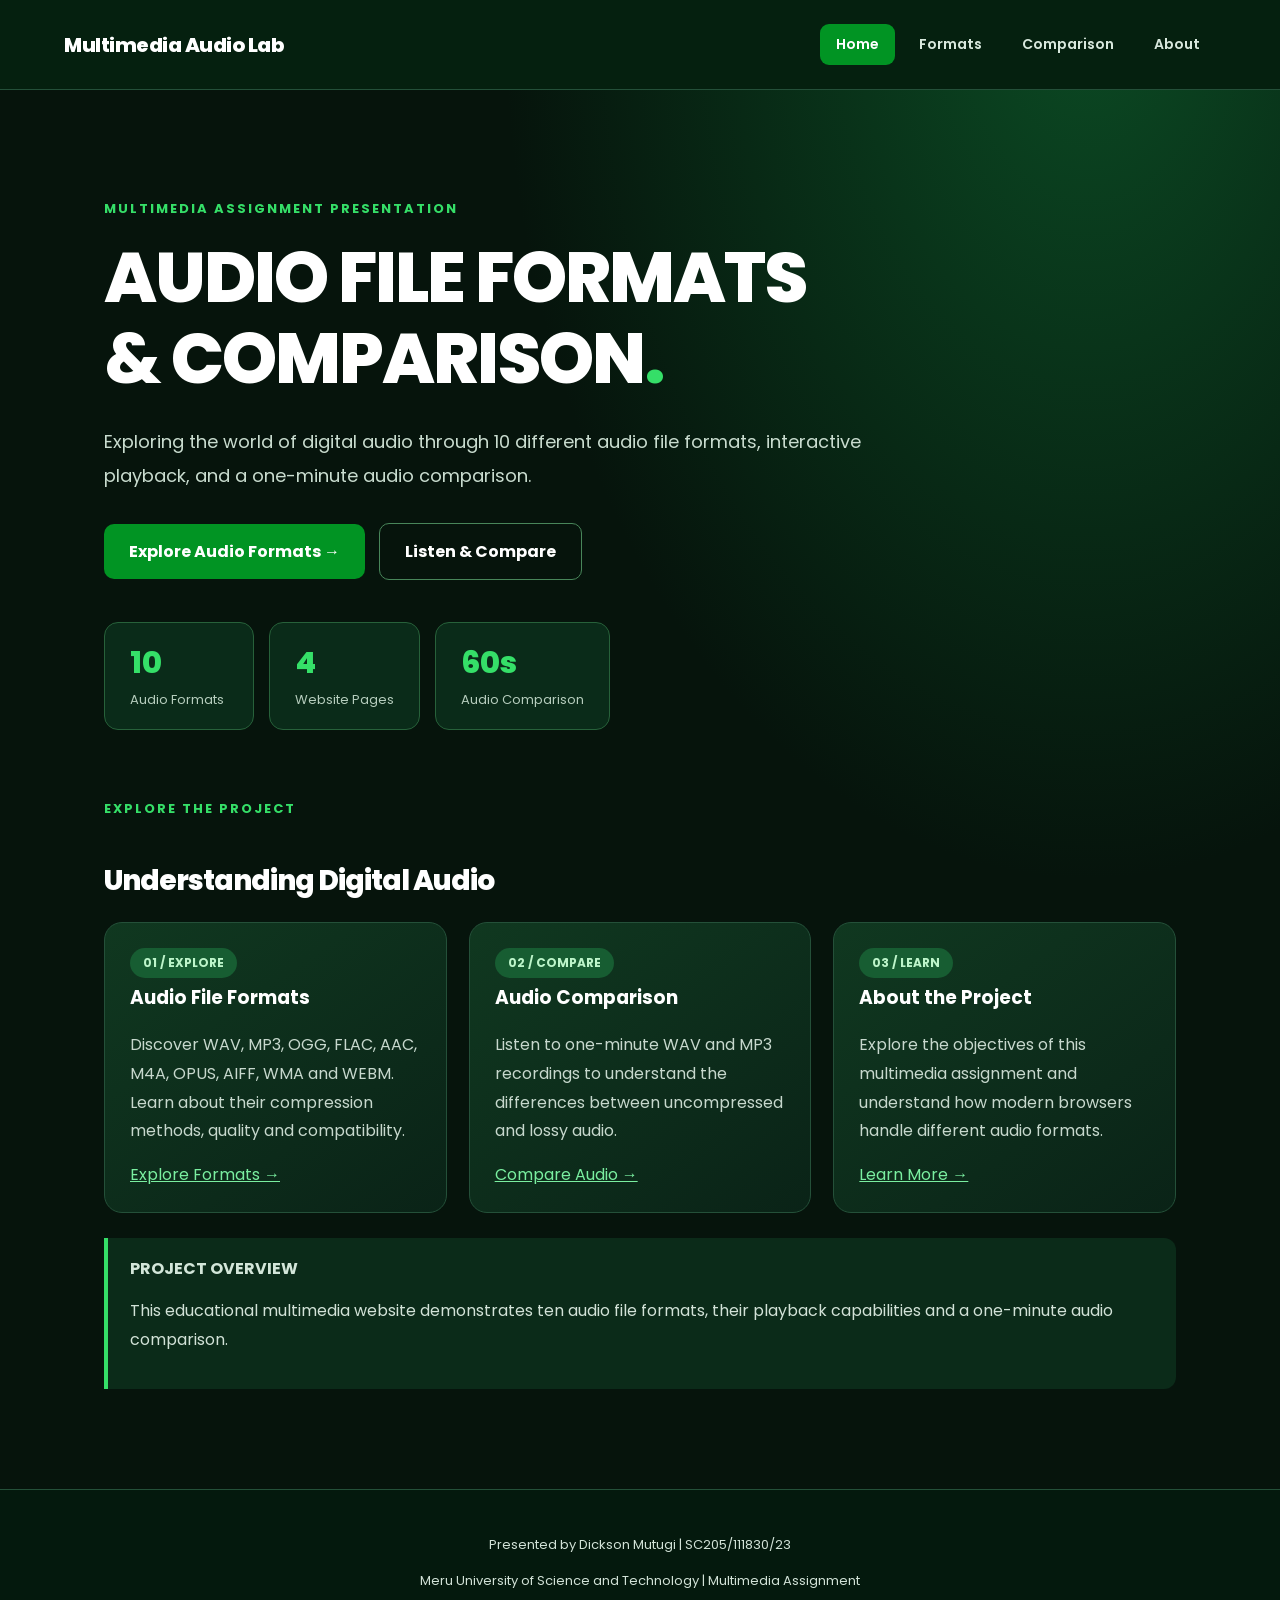
<file: index.html>
<!DOCTYPE html>
<html lang="en">
<head>
  <meta charset="UTF-8">
  <meta name="viewport"
        content="width=device-width, initial-scale=1.0">

  <title>Multimedia Audio Lab | Home</title>

  <link rel="stylesheet" href="style.css">
</head>

<body>

<header>
  <h1>Multimedia Audio Lab</h1>

  <nav aria-label="Main navigation">
    <a href="index.html" aria-current="page">Home</a>
    <a href="formats.html">Formats</a>
    <a href="comparison.html">Comparison</a>
    <a href="about.html">About</a>
  </nav>
</header>

<main>

  <section class="hero">

    <span class="eyebrow">
      MULTIMEDIA ASSIGNMENT PRESENTATION
    </span>

    <h2>
      AUDIO FILE FORMATS
      <br>
      &amp; COMPARISON<span style="color:#35df68">.</span>
    </h2>

    <p class="lead">
      Exploring the world of digital audio through
      10 different audio file formats, interactive
      playback, and a one-minute audio comparison.
    </p>

    <a href="formats.html" class="cta">
      Explore Audio Formats →
    </a>

    <a href="comparison.html" class="cta secondary">
      Listen &amp; Compare
    </a>

    <div class="stats">

      <div class="stat">
        <strong>10</strong>
        <span>Audio Formats</span>
      </div>

      <div class="stat">
        <strong>4</strong>
        <span>Website Pages</span>
      </div>

      <div class="stat">
        <strong>60s</strong>
        <span>Audio Comparison</span>
      </div>

    </div>

  </section>

  <section>

    <span class="eyebrow">
      EXPLORE THE PROJECT
    </span>

    <h2 class="section-heading">
      Understanding Digital Audio
    </h2>

    <div class="grid">

      <article>
        <span class="badge">01 / EXPLORE</span>

        <h3>Audio File Formats</h3>

        <p>
          Discover WAV, MP3, OGG, FLAC, AAC,
          M4A, OPUS, AIFF, WMA and WEBM.
          Learn about their compression methods,
          quality and compatibility.
        </p>

        <a href="formats.html">
          Explore Formats →
        </a>
      </article>

      <article>
        <span class="badge">02 / COMPARE</span>

        <h3>Audio Comparison</h3>

        <p>
          Listen to one-minute WAV and MP3
          recordings to understand the differences
          between uncompressed and lossy audio.
        </p>

        <a href="comparison.html">
          Compare Audio →
        </a>
      </article>

      <article>
        <span class="badge">03 / LEARN</span>

        <h3>About the Project</h3>

        <p>
          Explore the objectives of this multimedia
          assignment and understand how modern
          browsers handle different audio formats.
        </p>

        <a href="about.html">
          Learn More →
        </a>
      </article>

    </div>

  </section>

  <section class="notice">

    <strong>PROJECT OVERVIEW</strong>

    <p>
      This educational multimedia website
      demonstrates ten audio file formats,
      their playback capabilities and a
      one-minute audio comparison.
    </p>

  </section>

</main>

<footer>
  <p>
    Presented by Dickson Mutugi |
    SC205/111830/23
  </p>

  <p>
    Meru University of Science and Technology
    | Multimedia Assignment
  </p>
</footer>

</body>
</html>
</file>
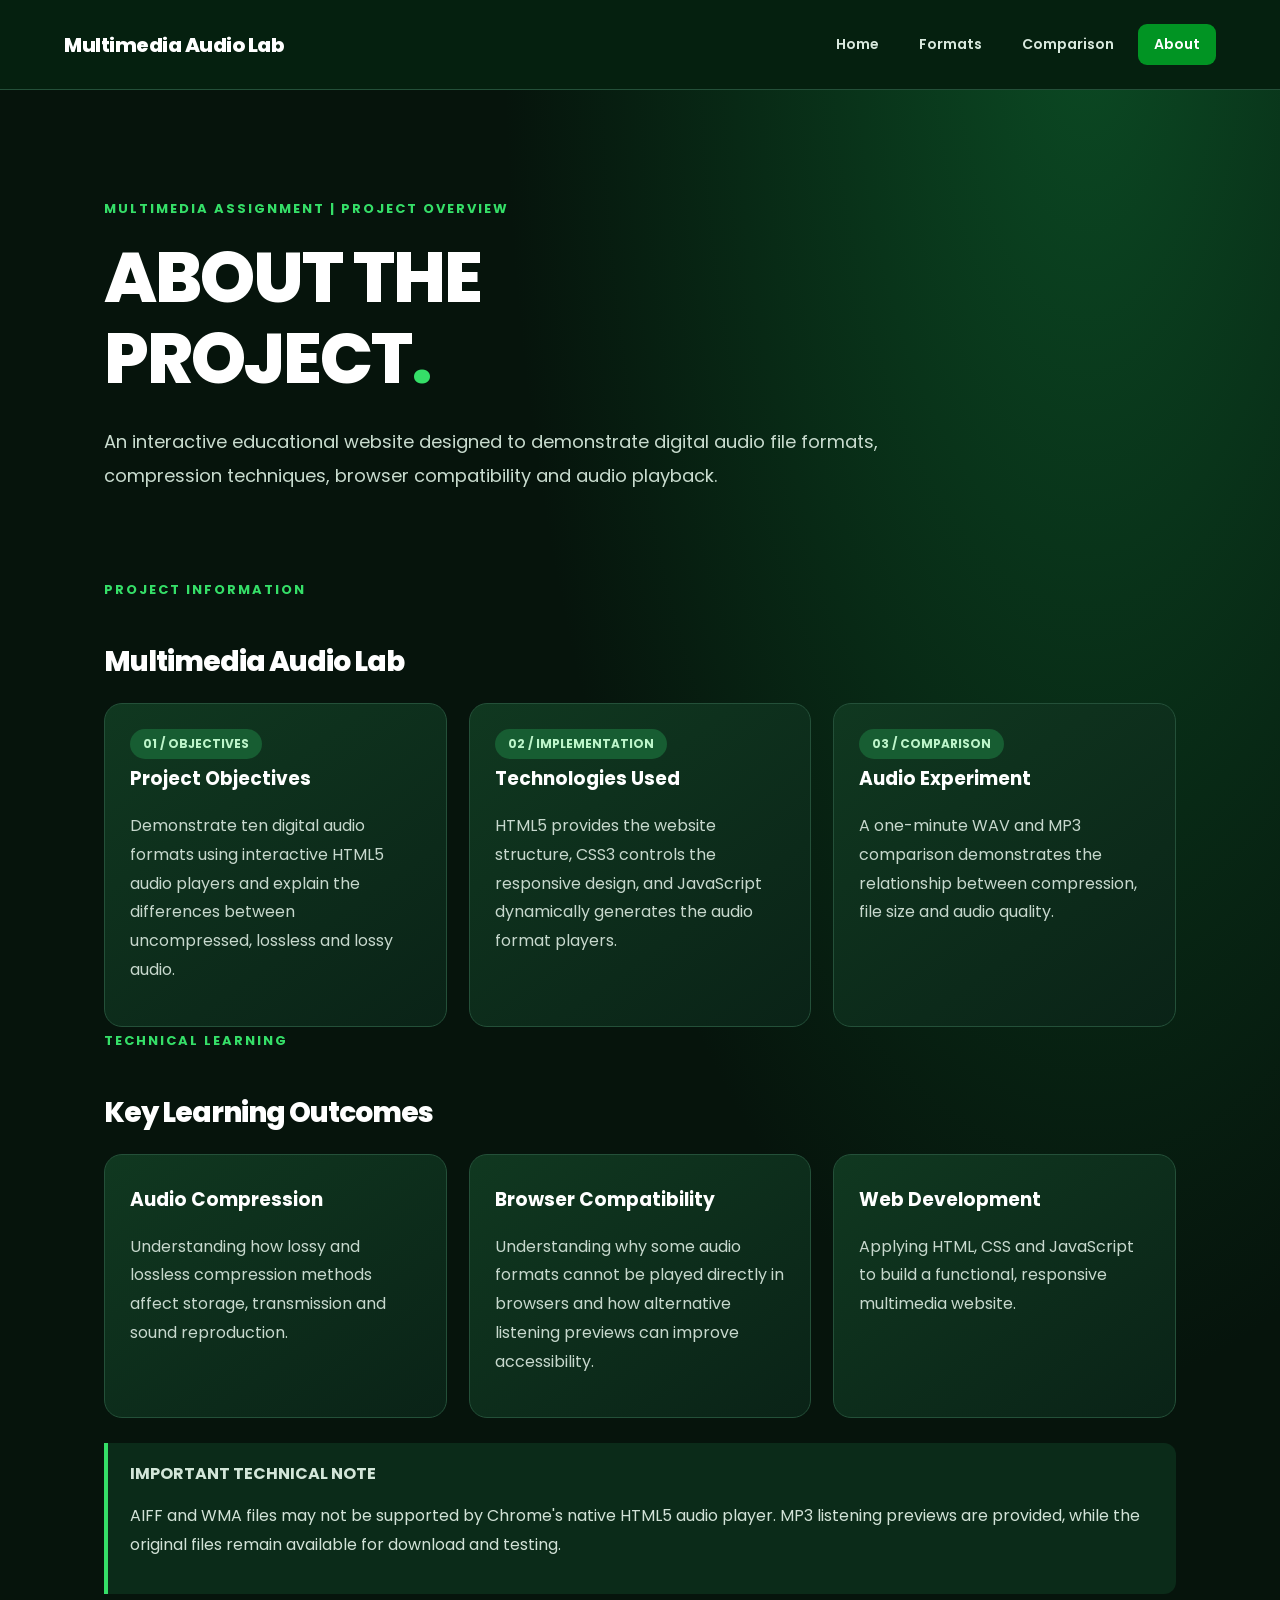
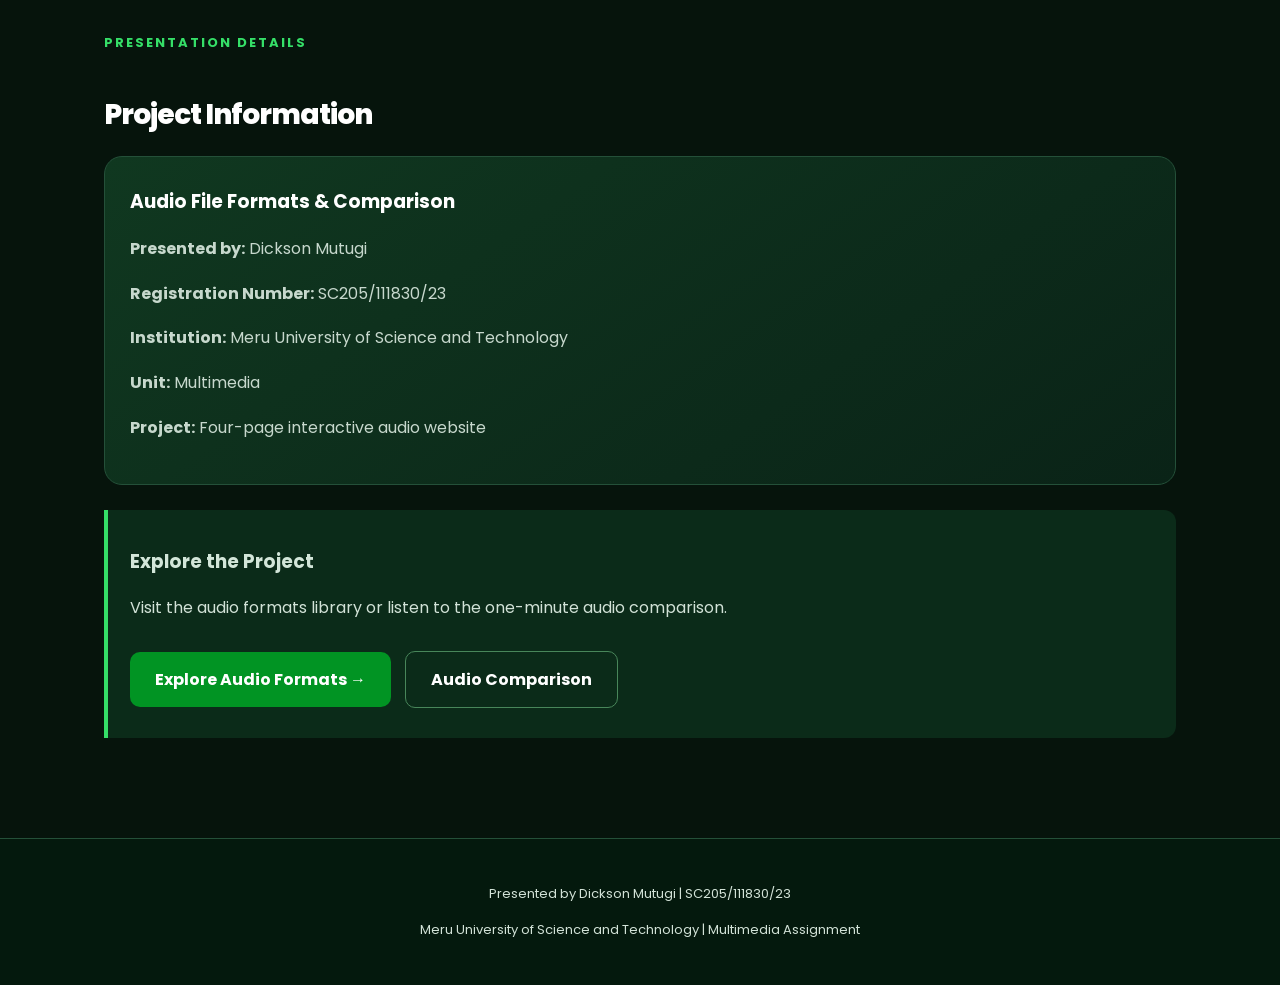
<file: about.html>
<!DOCTYPE html>
<html lang="en">
<head>
  <meta charset="UTF-8">
  <meta name="viewport"
        content="width=device-width, initial-scale=1.0">

  <meta name="description"
        content="About the Multimedia Audio Formats and Comparison assignment.">

  <title>About | Multimedia Audio Lab</title>
  <link rel="stylesheet" href="style.css">
</head>

<body>

<header>
  <h1>Multimedia Audio Lab</h1>

  <nav aria-label="Main navigation">
    <a href="index.html">Home</a>
    <a href="formats.html">Formats</a>
    <a href="comparison.html">Comparison</a>
    <a href="about.html" aria-current="page">
      About
    </a>
  </nav>
</header>

<main>

  <section class="hero">

    <span class="eyebrow">
      MULTIMEDIA ASSIGNMENT | PROJECT OVERVIEW
    </span>

    <h2 class="page-title">
      ABOUT THE
      <br>
      PROJECT<span style="color:#35df68">.</span>
    </h2>

    <p class="lead">
      An interactive educational website designed
      to demonstrate digital audio file formats,
      compression techniques, browser compatibility
      and audio playback.
    </p>

  </section>

  <section>

    <span class="eyebrow">
      PROJECT INFORMATION
    </span>

    <h2 class="section-heading">
      Multimedia Audio Lab
    </h2>

    <div class="grid">

      <article>
        <span class="badge">01 / OBJECTIVES</span>

        <h3>Project Objectives</h3>

        <p>
          Demonstrate ten digital audio formats
          using interactive HTML5 audio players
          and explain the differences between
          uncompressed, lossless and lossy audio.
        </p>
      </article>

      <article>
        <span class="badge">02 / IMPLEMENTATION</span>

        <h3>Technologies Used</h3>

        <p>
          HTML5 provides the website structure,
          CSS3 controls the responsive design,
          and JavaScript dynamically generates
          the audio format players.
        </p>
      </article>

      <article>
        <span class="badge">03 / COMPARISON</span>

        <h3>Audio Experiment</h3>

        <p>
          A one-minute WAV and MP3 comparison
          demonstrates the relationship between
          compression, file size and audio quality.
        </p>
      </article>

    </div>

  </section>

  <section>

    <span class="eyebrow">
      TECHNICAL LEARNING
    </span>

    <h2 class="section-heading">
      Key Learning Outcomes
    </h2>

    <div class="grid">

      <article>
        <h3>Audio Compression</h3>

        <p>
          Understanding how lossy and lossless
          compression methods affect storage,
          transmission and sound reproduction.
        </p>
      </article>

      <article>
        <h3>Browser Compatibility</h3>

        <p>
          Understanding why some audio formats
          cannot be played directly in browsers
          and how alternative listening previews
          can improve accessibility.
        </p>
      </article>

      <article>
        <h3>Web Development</h3>

        <p>
          Applying HTML, CSS and JavaScript
          to build a functional, responsive
          multimedia website.
        </p>
      </article>

    </div>

  </section>

  <section class="notice">

    <strong>IMPORTANT TECHNICAL NOTE</strong>

    <p>
      AIFF and WMA files may not be supported
      by Chrome's native HTML5 audio player.
      MP3 listening previews are provided,
      while the original files remain available
      for download and testing.
    </p>

  </section>

  <section>

    <span class="eyebrow">
      PRESENTATION DETAILS
    </span>

    <h2 class="section-heading">
      Project Information
    </h2>

    <article class="panel">

      <h3>Audio File Formats &amp; Comparison</h3>

      <p>
        <strong>Presented by:</strong>
        Dickson Mutugi
      </p>

      <p>
        <strong>Registration Number:</strong>
        SC205/111830/23
      </p>

      <p>
        <strong>Institution:</strong>
        Meru University of Science and Technology
      </p>

      <p>
        <strong>Unit:</strong>
        Multimedia
      </p>

      <p>
        <strong>Project:</strong>
        Four-page interactive audio website
      </p>

    </article>

  </section>

  <section class="notice">

    <h3>Explore the Project</h3>

    <p>
      Visit the audio formats library or listen
      to the one-minute audio comparison.
    </p>

    <a href="formats.html" class="cta">
      Explore Audio Formats →
    </a>

    <a href="comparison.html" class="cta secondary">
      Audio Comparison
    </a>

  </section>

</main>

<footer>

  <p>
    Presented by Dickson Mutugi |
    SC205/111830/23
  </p>

  <p>
    Meru University of Science and Technology
    | Multimedia Assignment
  </p>

</footer>

</body>
</html>
</file>
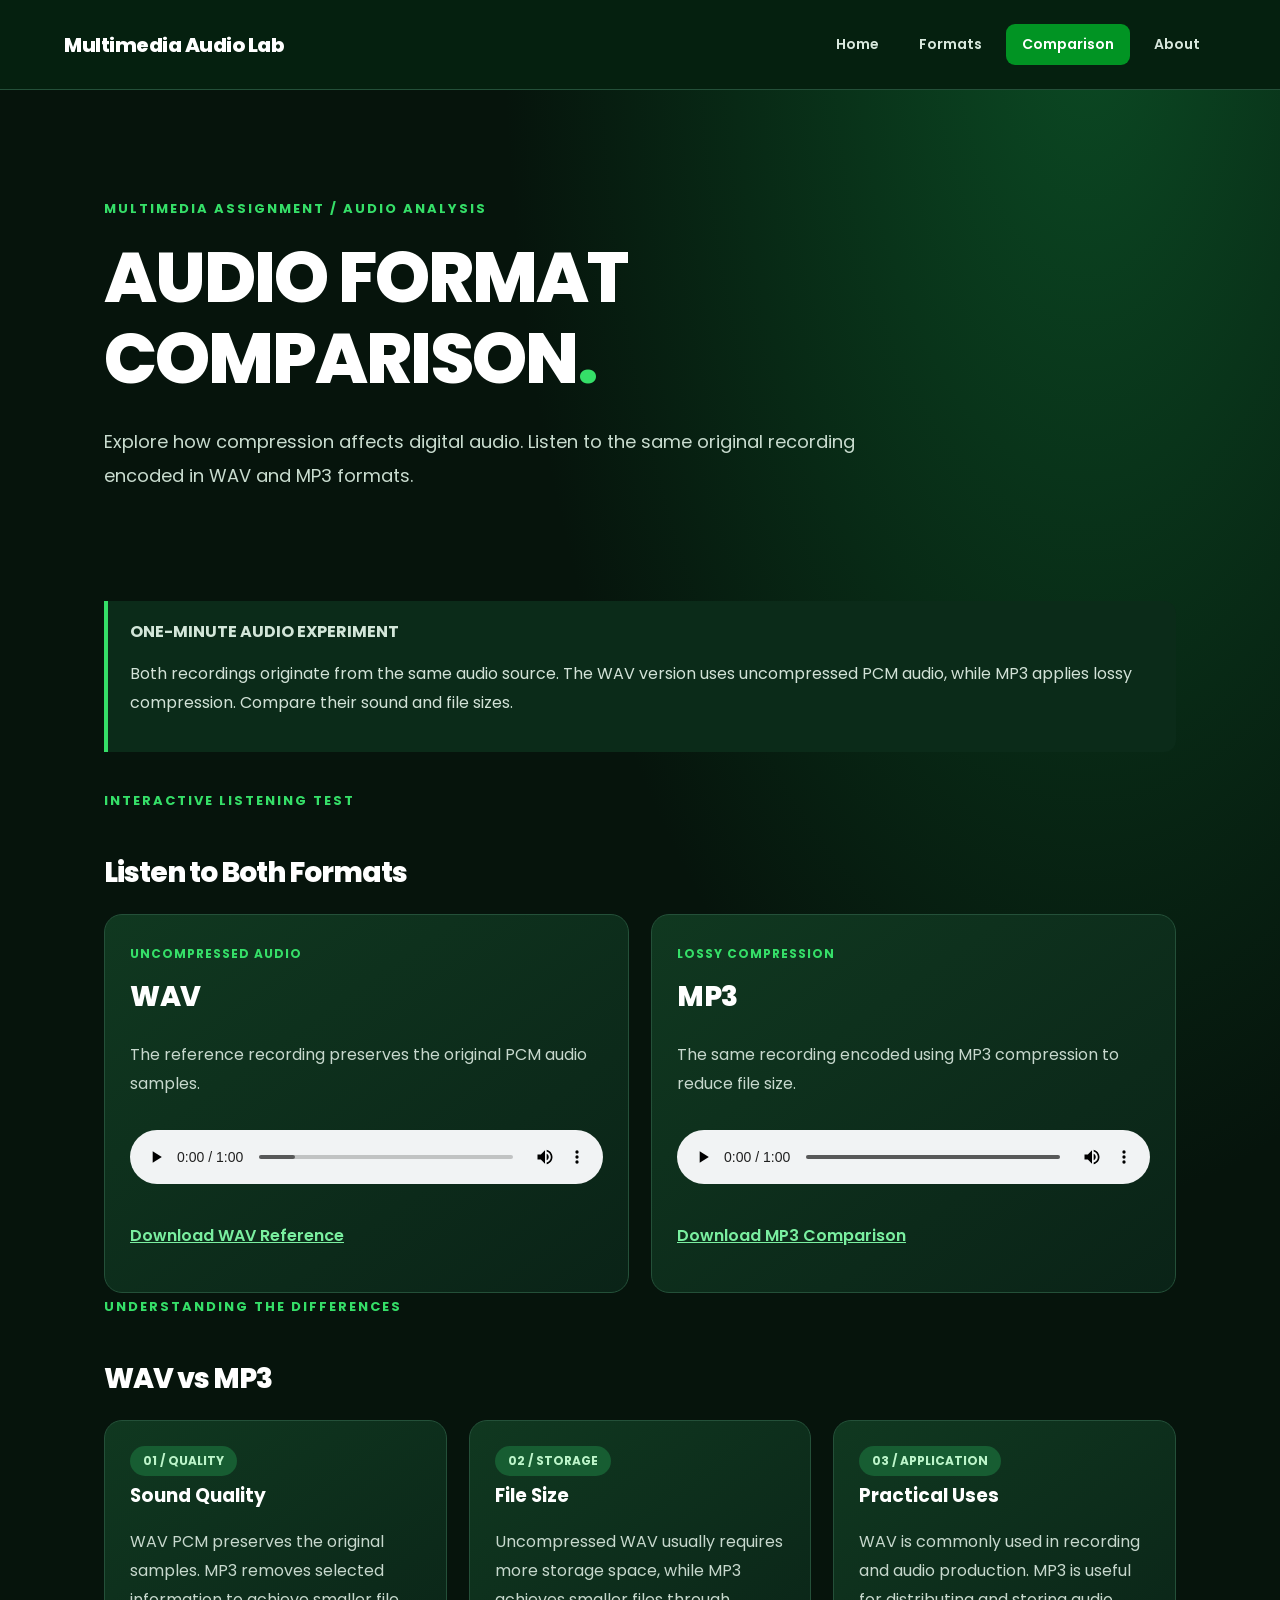
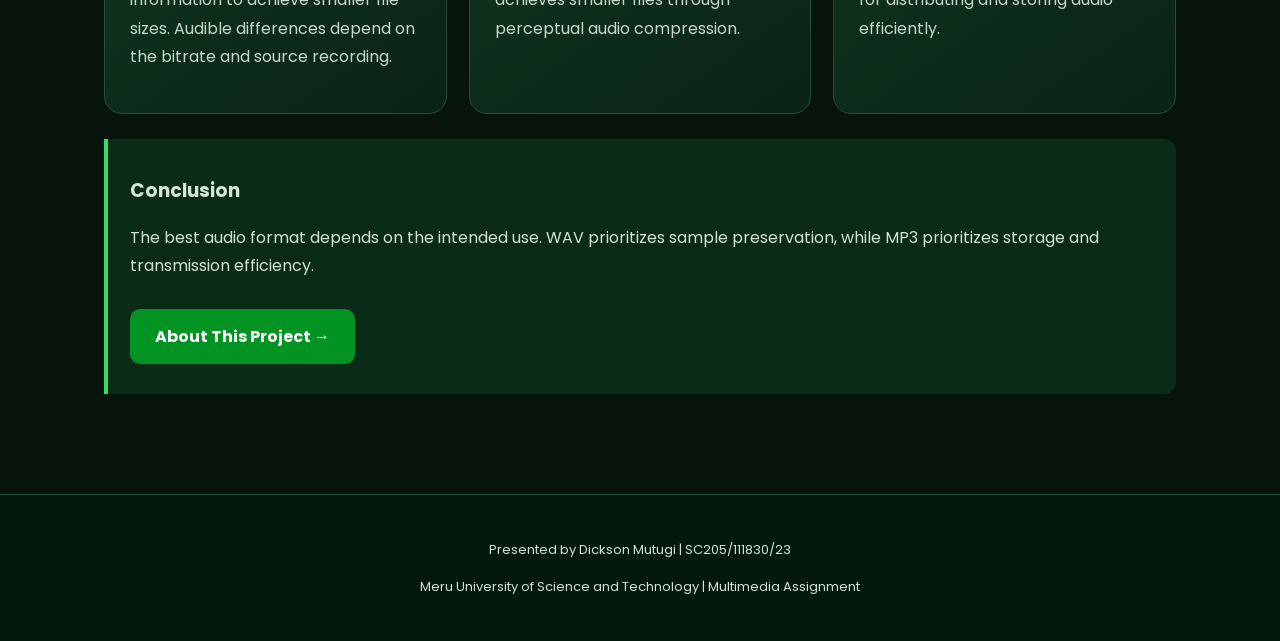
<file: comparison.html>
<!DOCTYPE html>
<html lang="en">
<head>
  <meta charset="UTF-8">
  <meta name="viewport"
        content="width=device-width, initial-scale=1.0">

  <meta name="description"
        content="Compare one-minute WAV and MP3 audio recordings.">

  <title>Audio Comparison | Multimedia Audio Lab</title>
  <link rel="stylesheet" href="style.css">
</head>

<body>

<header>
  <h1>Multimedia Audio Lab</h1>

  <nav aria-label="Main navigation">
    <a href="index.html">Home</a>
    <a href="formats.html">Formats</a>
    <a href="comparison.html" aria-current="page">
      Comparison
    </a>
    <a href="about.html">About</a>
  </nav>
</header>

<main>

  <section class="hero">
    <span class="eyebrow">
      MULTIMEDIA ASSIGNMENT / AUDIO ANALYSIS
    </span>

    <h2 class="page-title">
      AUDIO FORMAT
      <br>
      COMPARISON<span style="color:#35df68">.</span>
    </h2>

    <p class="lead">
      Explore how compression affects digital audio.
      Listen to the same original recording encoded
      in WAV and MP3 formats.
    </p>
  </section>

  <div class="notice">
    <strong>ONE-MINUTE AUDIO EXPERIMENT</strong>

    <p>
      Both recordings originate from the same
      audio source. The WAV version uses uncompressed
      PCM audio, while MP3 applies lossy compression.
      Compare their sound and file sizes.
    </p>
  </div>

  <section>
    <span class="eyebrow">
      INTERACTIVE LISTENING TEST
    </span>

    <h2 class="section-heading">
      Listen to Both Formats
    </h2>

    <div class="grid">

      <article class="format-card">
        <span class="format-label">
          UNCOMPRESSED AUDIO
        </span>

        <h2>WAV</h2>

        <p>
          The reference recording preserves
          the original PCM audio samples.
        </p>

        <audio controls preload="metadata">
          <source src="assets/reference.wav"
                  type="audio/wav">
          Your browser does not support audio.
        </audio>

        <p>
          <a href="assets/reference.wav" download>
            Download WAV Reference
          </a>
        </p>
      </article>

      <article class="format-card">
        <span class="format-label">
          LOSSY COMPRESSION
        </span>

        <h2>MP3</h2>

        <p>
          The same recording encoded using
          MP3 compression to reduce file size.
        </p>

        <audio controls preload="metadata">
          <source src="assets/comparison.mp3"
                  type="audio/mpeg">
          Your browser does not support audio.
        </audio>

        <p>
          <a href="assets/comparison.mp3" download>
            Download MP3 Comparison
          </a>
        </p>
      </article>

    </div>
  </section>

  <section>
    <span class="eyebrow">
      UNDERSTANDING THE DIFFERENCES
    </span>

    <h2 class="section-heading">
      WAV vs MP3
    </h2>

    <div class="grid">

      <article>
        <span class="badge">01 / QUALITY</span>
        <h3>Sound Quality</h3>
        <p>
          WAV PCM preserves the original samples.
          MP3 removes selected information
          to achieve smaller file sizes.
          Audible differences depend on
          the bitrate and source recording.
        </p>
      </article>

      <article>
        <span class="badge">02 / STORAGE</span>
        <h3>File Size</h3>
        <p>
          Uncompressed WAV usually requires
          more storage space, while MP3
          achieves smaller files through
          perceptual audio compression.
        </p>
      </article>

      <article>
        <span class="badge">03 / APPLICATION</span>
        <h3>Practical Uses</h3>
        <p>
          WAV is commonly used in recording
          and audio production. MP3 is useful
          for distributing and storing audio
          efficiently.
        </p>
      </article>

    </div>
  </section>

  <section class="notice">
    <h3>Conclusion</h3>

    <p>
      The best audio format depends on the
      intended use. WAV prioritizes sample
      preservation, while MP3 prioritizes
      storage and transmission efficiency.
    </p>

    <a href="about.html" class="cta">
      About This Project →
    </a>
  </section>

</main>

<footer>
  <p>
    Presented by Dickson Mutugi |
    SC205/111830/23
  </p>

  <p>
    Meru University of Science and Technology
    | Multimedia Assignment
  </p>
</footer>

</body>
</html>
</file>
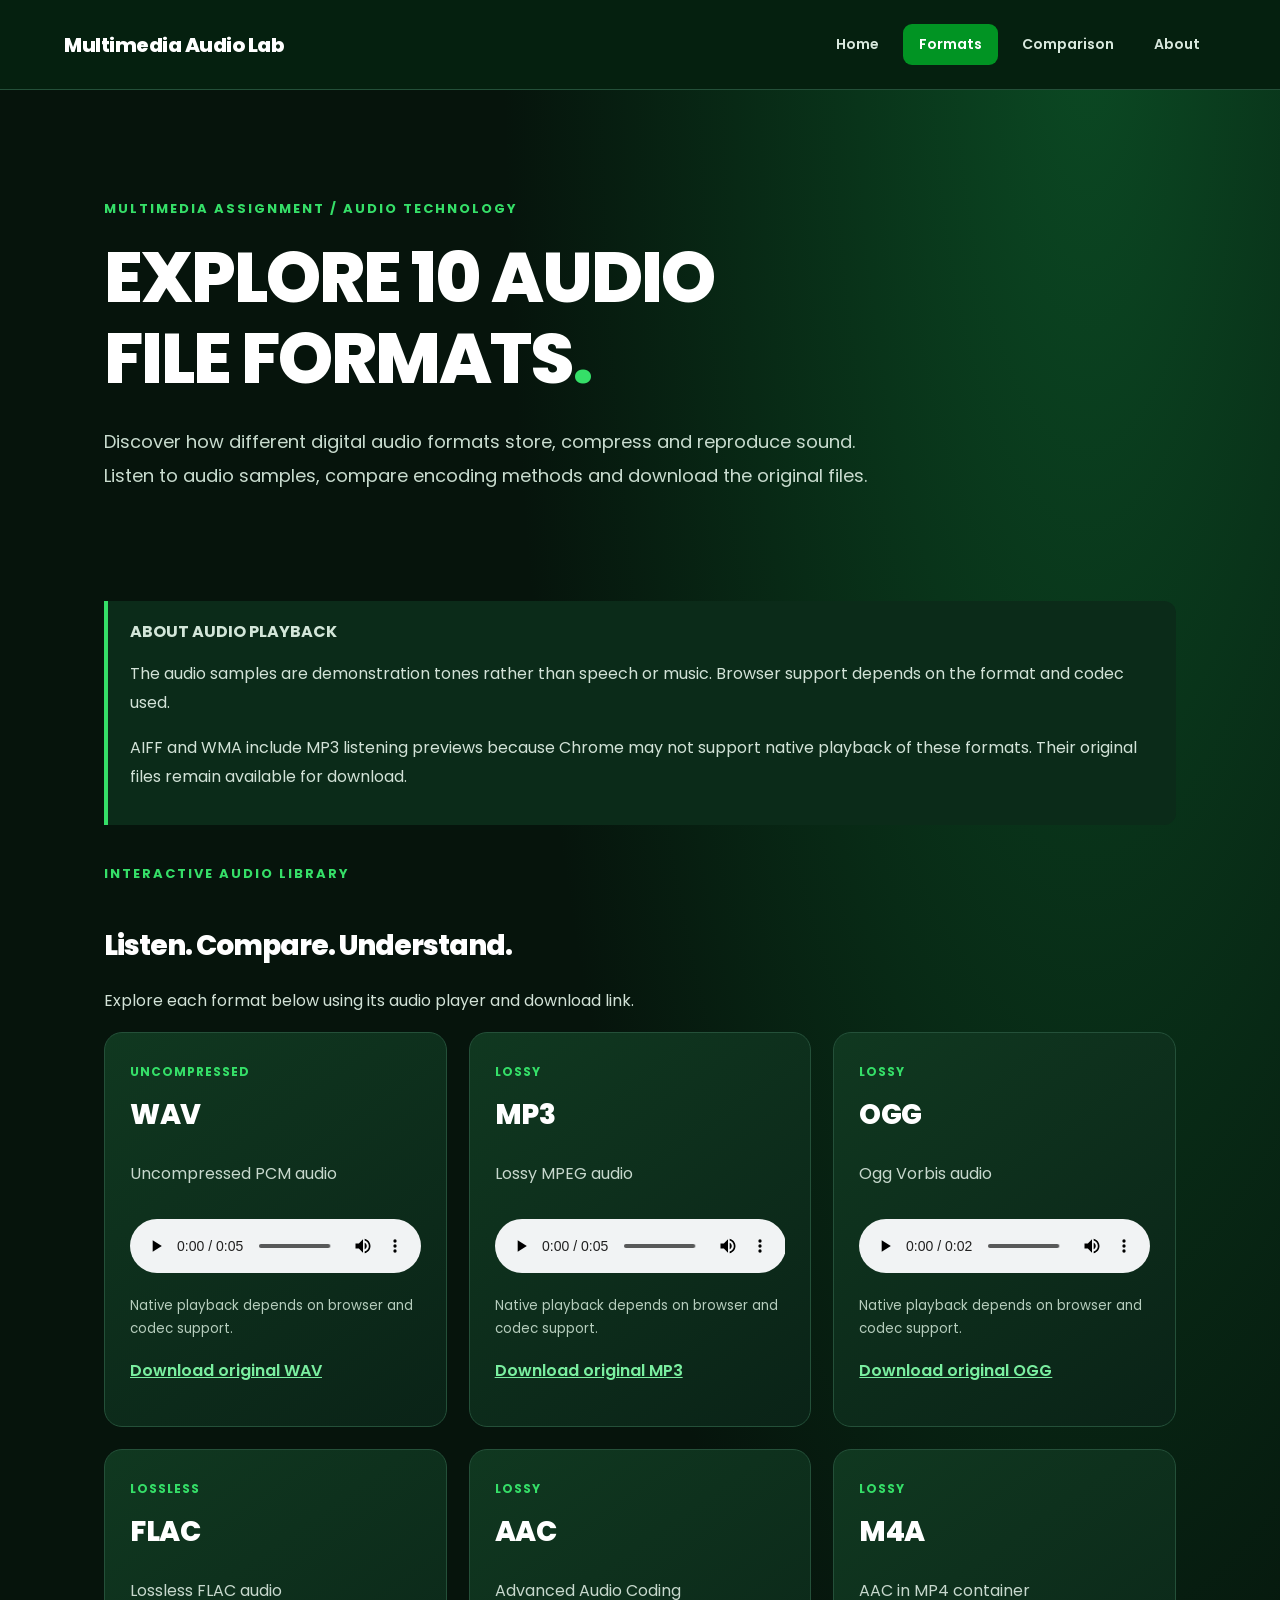
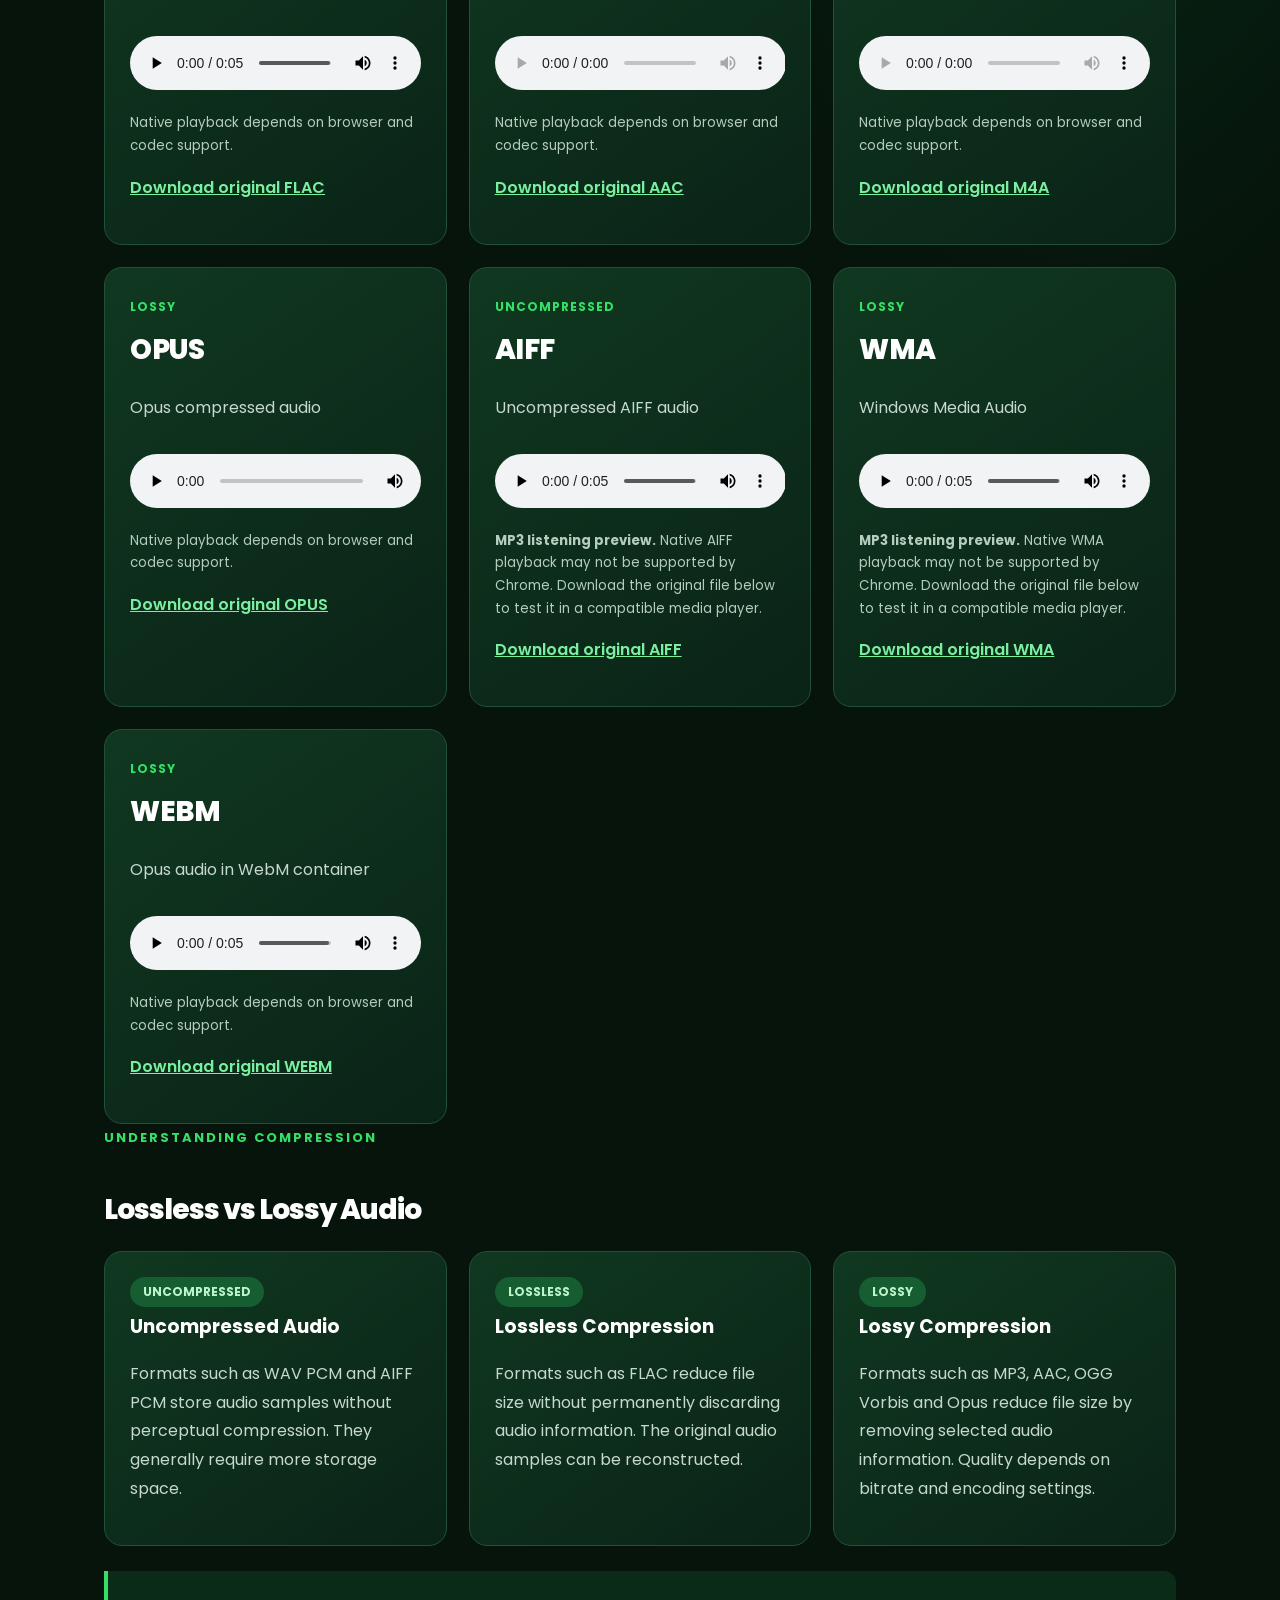
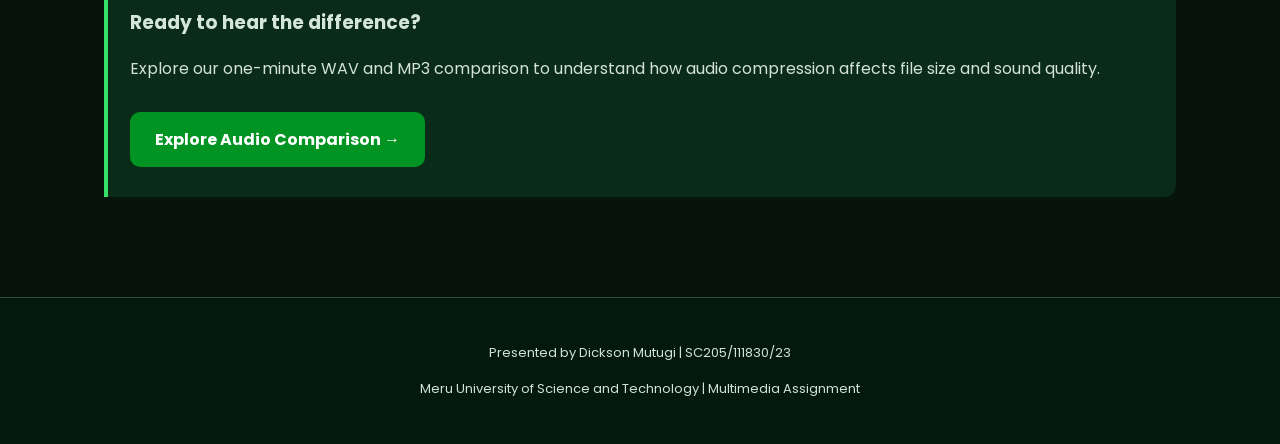
<file: formats.html>
<!DOCTYPE html>
<html lang="en">

<head>
  <meta charset="UTF-8">
  <meta name="viewport"
        content="width=device-width, initial-scale=1.0">

  <meta name="description"
        content="Explore 10 digital audio formats with interactive playback and downloadable samples.">

  <title>10 Audio Formats | Multimedia Audio Lab</title>

  <link rel="stylesheet" href="style.css">
</head>

<body>

  <!-- NAVIGATION -->

  <header>
    <h1>Multimedia Audio Lab</h1>

    <nav aria-label="Main navigation">
      <a href="index.html">Home</a>

      <a href="formats.html" aria-current="page">
        Formats
      </a>

      <a href="comparison.html">Comparison</a>

      <a href="about.html">About</a>
    </nav>
  </header>

  <!-- MAIN CONTENT -->

  <main>

    <section class="hero">

      <span class="eyebrow">
        MULTIMEDIA ASSIGNMENT / AUDIO TECHNOLOGY
      </span>

      <h2 class="page-title">
        EXPLORE 10 AUDIO
        <br>
        FILE FORMATS<span style="color:#35df68">.</span>
      </h2>

      <p class="lead">
        Discover how different digital audio formats
        store, compress and reproduce sound.
        Listen to audio samples, compare encoding
        methods and download the original files.
      </p>

    </section>

    <!-- INFORMATION NOTICE -->

    <div class="notice">

      <strong>ABOUT AUDIO PLAYBACK</strong>

      <p>
        The audio samples are demonstration tones
        rather than speech or music.
        Browser support depends on the format
        and codec used.
      </p>

      <p>
        AIFF and WMA include MP3 listening previews
        because Chrome may not support native
        playback of these formats.
        Their original files remain available
        for download.
      </p>

    </div>

    <!-- AUDIO FORMAT CARDS -->

    <section>

      <span class="eyebrow">
        INTERACTIVE AUDIO LIBRARY
      </span>

      <h2 class="section-heading">
        Listen. Compare. Understand.
      </h2>

      <p>
        Explore each format below using its
        audio player and download link.
      </p>

      <div id="formats"
           class="grid"
           aria-label="Audio format players">
      </div>

    </section>

    <!-- EDUCATIONAL INFORMATION -->

    <section>

      <span class="eyebrow">
        UNDERSTANDING COMPRESSION
      </span>

      <h2 class="section-heading">
        Lossless vs Lossy Audio
      </h2>

      <div class="grid">

        <article>

          <span class="badge">
            UNCOMPRESSED
          </span>

          <h3>Uncompressed Audio</h3>

          <p>
            Formats such as WAV PCM and AIFF PCM
            store audio samples without
            perceptual compression.
            They generally require more
            storage space.
          </p>

        </article>

        <article>

          <span class="badge">
            LOSSLESS
          </span>

          <h3>Lossless Compression</h3>

          <p>
            Formats such as FLAC reduce
            file size without permanently
            discarding audio information.
            The original audio samples
            can be reconstructed.
          </p>

        </article>

        <article>

          <span class="badge">
            LOSSY
          </span>

          <h3>Lossy Compression</h3>

          <p>
            Formats such as MP3, AAC,
            OGG Vorbis and Opus reduce
            file size by removing selected
            audio information.
            Quality depends on bitrate
            and encoding settings.
          </p>

        </article>

      </div>

    </section>

    <!-- NEXT PAGE -->

    <section class="notice">

      <h3>Ready to hear the difference?</h3>

      <p>
        Explore our one-minute WAV and MP3
        comparison to understand how
        audio compression affects
        file size and sound quality.
      </p>

      <a href="comparison.html" class="cta">
        Explore Audio Comparison →
      </a>

    </section>

  </main>

  <!-- FOOTER -->

  <footer>

    <p>
      Presented by Dickson Mutugi |
      SC205/111830/23
    </p>

    <p>
      Meru University of Science and Technology
      | Multimedia Assignment
    </p>

  </footer>

  <!-- AUDIO PLAYER SCRIPT -->

  <script src="script.js"></script>

</body>
</html>
</file>
<file: style.css>
@import url('https://fonts.googleapis.com/css2?family=Poppins:wght@400;500;600;700;800&display=swap');

:root {
  --green: #019423;
  --bright-green: #35df68;
  --dark: #06140c;
  --dark-green: #092c17;
  --card: #103820;
  --white: #ffffff;
  --muted: #b6cdbd;
  --border: #245039;
}

* {
  box-sizing: border-box;
}

html {
  scroll-behavior: smooth;
}

body {
  margin: 0;
  min-height: 100vh;
  font-family: 'Poppins', sans-serif;
  color: var(--white);
  background:
    radial-gradient(ellipse at 85% 0%, #0b4923, transparent 38%),
    var(--dark);
}

/* HEADER AND NAVIGATION */

header {
  padding: 24px 5%;
  background: #05200f;
  border-bottom: 1px solid var(--border);
  display: flex;
  align-items: center;
  justify-content: space-between;
  gap: 24px;
  flex-wrap: wrap;
}

header h1 {
  font-size: 20px;
  font-weight: 800;
  margin: 0;
  letter-spacing: -0.5px;
}

nav {
  display: flex;
  flex-wrap: wrap;
  gap: 8px;
}

nav a {
  color: #d8e8dd;
  text-decoration: none;
  font-size: 14px;
  font-weight: 600;
  padding: 10px 16px;
  border-radius: 9px;
  transition: 0.25s ease;
}

nav a:hover,
nav a[aria-current="page"] {
  color: white;
  background: var(--green);
}

/* MAIN CONTENT */

main {
  max-width: 1200px;
  min-height: 75vh;
  margin: auto;
  padding: 65px 5%;
}

h1, h2, h3 {
  font-family: 'Poppins', sans-serif;
}

h2 {
  font-weight: 800;
  letter-spacing: -1px;
}

h3 {
  font-weight: 700;
}

p {
  line-height: 1.8;
  color: #d2e2d7;
}

a {
  color: #7aefa0;
}

a:hover {
  color: white;
}

/* HERO SECTION */

.hero {
  padding: 40px 0 65px;
  max-width: 900px;
}

.eyebrow {
  color: var(--bright-green);
  font-size: 13px;
  font-weight: 700;
  letter-spacing: 2px;
  text-transform: uppercase;
}

.hero h2,
.page-title {
  font-size: clamp(38px, 5.5vw, 76px);
  font-weight: 800;
  line-height: 1.15;
  letter-spacing: -2px;
  margin: 18px 0 25px;
}

.lead {
  font-size: 18px;
  line-height: 1.9;
  color: #c9dccf;
  max-width: 800px;
}

/* BUTTONS */

.cta {
  display: inline-block;
  background: var(--green);
  color: white;
  text-decoration: none;
  padding: 15px 25px;
  margin: 12px 10px 12px 0;
  border-radius: 10px;
  font-weight: 700;
  transition: 0.25s ease;
}

.cta:hover {
  background: #02b52d;
  color: white;
  transform: translateY(-2px);
}

.cta.secondary {
  background: transparent;
  border: 1px solid #48865a;
}

/* CARDS AND GRID */

.grid {
  display: grid;
  grid-template-columns:
    repeat(auto-fit, minmax(270px, 1fr));
  gap: 22px;
}

article,
.panel {
  background: linear-gradient(
    145deg,
    #103820,
    #0a2317
  );
  border: 1px solid var(--border);
  border-radius: 18px;
  padding: 25px;
  transition: 0.3s ease;
}

article:hover {
  border-color: var(--bright-green);
  transform: translateY(-4px);
  box-shadow: 0 15px 35px rgba(0,0,0,0.2);
}

article h2,
article h3 {
  color: white;
  margin-top: 5px;
}

article p {
  color: #c7d8cd;
}

/* AUDIO PLAYERS */

audio {
  width: 100%;
  max-width: 100%;
  margin: 15px 0;
  accent-color: var(--green);
}

.format-label {
  display: inline-block;
  color: var(--bright-green);
  font-size: 12px;
  font-weight: 700;
  letter-spacing: 1px;
  text-transform: uppercase;
  margin-bottom: 8px;
}

.format-card h2 {
  font-size: 28px;
  letter-spacing: -0.5px;
}

.format-card small {
  display: block;
  color: var(--muted);
  line-height: 1.7;
}

.format-card a {
  font-weight: 600;
}

/* INFORMATION PANELS */

.notice {
  background: #0b2b19;
  border-left: 4px solid var(--bright-green);
  border-radius: 0 12px 12px 0;
  padding: 18px 22px;
  margin: 25px 0 35px;
  color: #d3e6d9;
}

.section-heading {
  font-size: 28px;
  margin: 40px 0 20px;
}

.badge {
  display: inline-block;
  background: #175d32;
  color: #bdf5ca;
  padding: 6px 13px;
  border-radius: 30px;
  font-size: 12px;
  font-weight: 700;
}

.info-list {
  padding-left: 22px;
  line-height: 2.1;
  color: #c9dccf;
}

/* STATISTICS */

.stats {
  display: flex;
  flex-wrap: wrap;
  gap: 15px;
  margin-top: 30px;
}

.stat {
  background: #0a2b19;
  border: 1px solid #27613a;
  border-radius: 14px;
  padding: 18px 25px;
  min-width: 150px;
}

.stat strong {
  display: block;
  font-size: 30px;
  font-weight: 800;
  color: var(--bright-green);
}

.stat span {
  color: var(--muted);
  font-size: 13px;
}

/* FOOTER */

footer {
  background: #04190d;
  color: #a9c1b0;
  text-align: center;
  padding: 30px 5%;
  font-size: 13px;
  border-top: 1px solid var(--border);
}

/* RESPONSIVE DESIGN */

@media (max-width: 768px) {
  header {
    padding: 20px 5%;
  }

  header h1 {
    font-size: 18px;
  }

  nav a {
    font-size: 12px;
    padding: 8px 10px;
  }

  main {
    padding: 40px 5%;
  }

  .hero {
    padding: 20px 0 40px;
  }

  .hero h2,
  .page-title {
    font-size: 38px;
    letter-spacing: -1px;
  }

  .lead {
    font-size: 15px;
  }

  .grid {
    grid-template-columns: 1fr;
  }

  .stat {
    flex: 1;
    min-width: 120px;
  }
}
</file>
